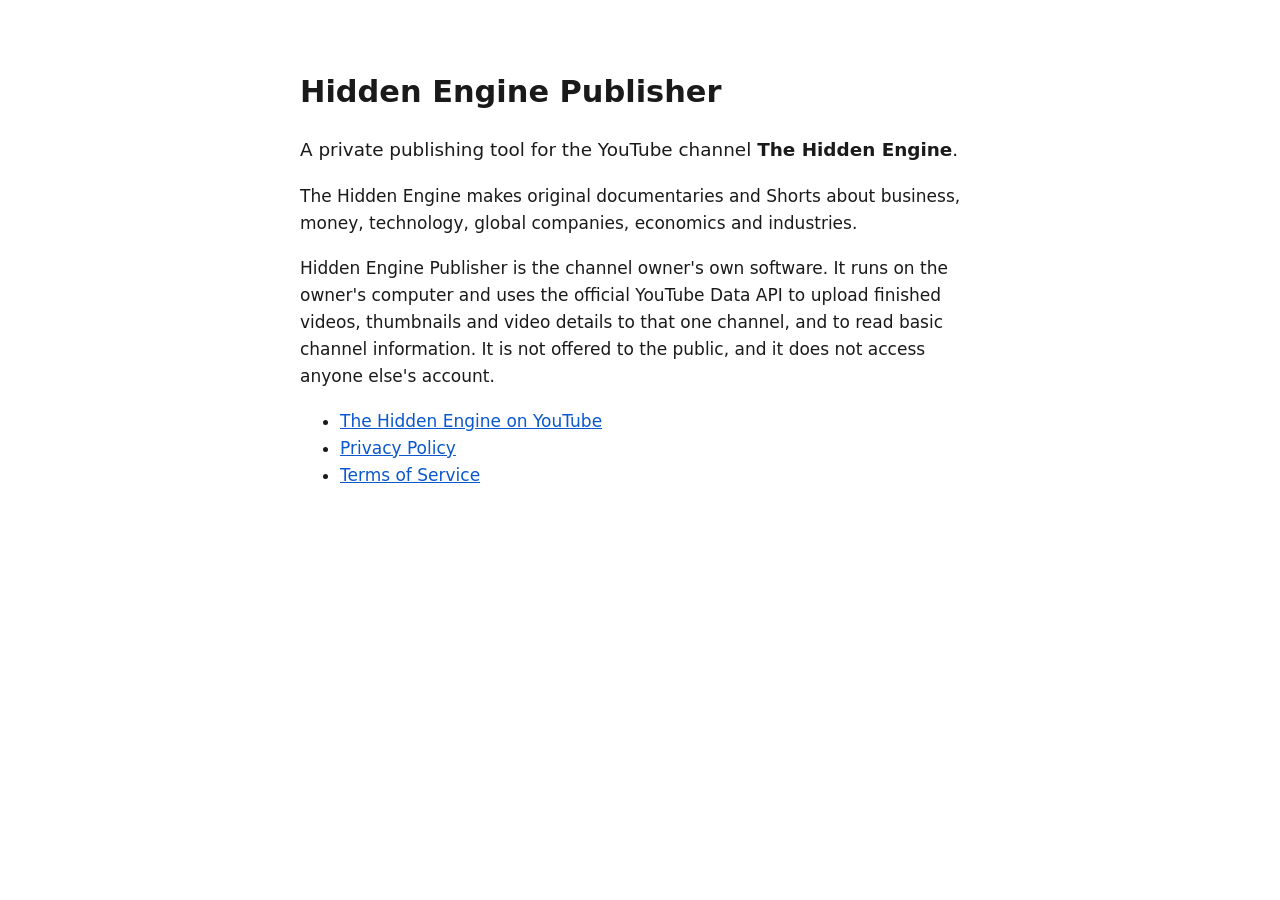
<file: index.html>
<!doctype html>
<html lang="en">
<head>
<meta charset="utf-8">
<meta name="viewport" content="width=device-width, initial-scale=1">
<title>Hidden Engine Publisher</title>
<link rel="stylesheet" href="style.css">
</head>
<body>
<main>
  <h1>Hidden Engine Publisher</h1>
  <p class="lead">A private publishing tool for the YouTube channel <strong>The Hidden Engine</strong>.</p>

  <p>The Hidden Engine makes original documentaries and Shorts about business, money, technology,
  global companies, economics and industries.</p>

  <p>Hidden Engine Publisher is the channel owner's own software. It runs on the owner's computer and uses the
  official YouTube Data API to upload finished videos, thumbnails and video details to that one channel,
  and to read basic channel information. It is not offered to the public, and it does not access
  anyone else's account.</p>

  <ul>
    <li><a href="https://www.youtube.com/@thehiddenengine-1">The Hidden Engine on YouTube</a></li>
    <li><a href="privacy.html">Privacy Policy</a></li>
    <li><a href="terms.html">Terms of Service</a></li>
  </ul>
</main>
</body>
</html>
</file>
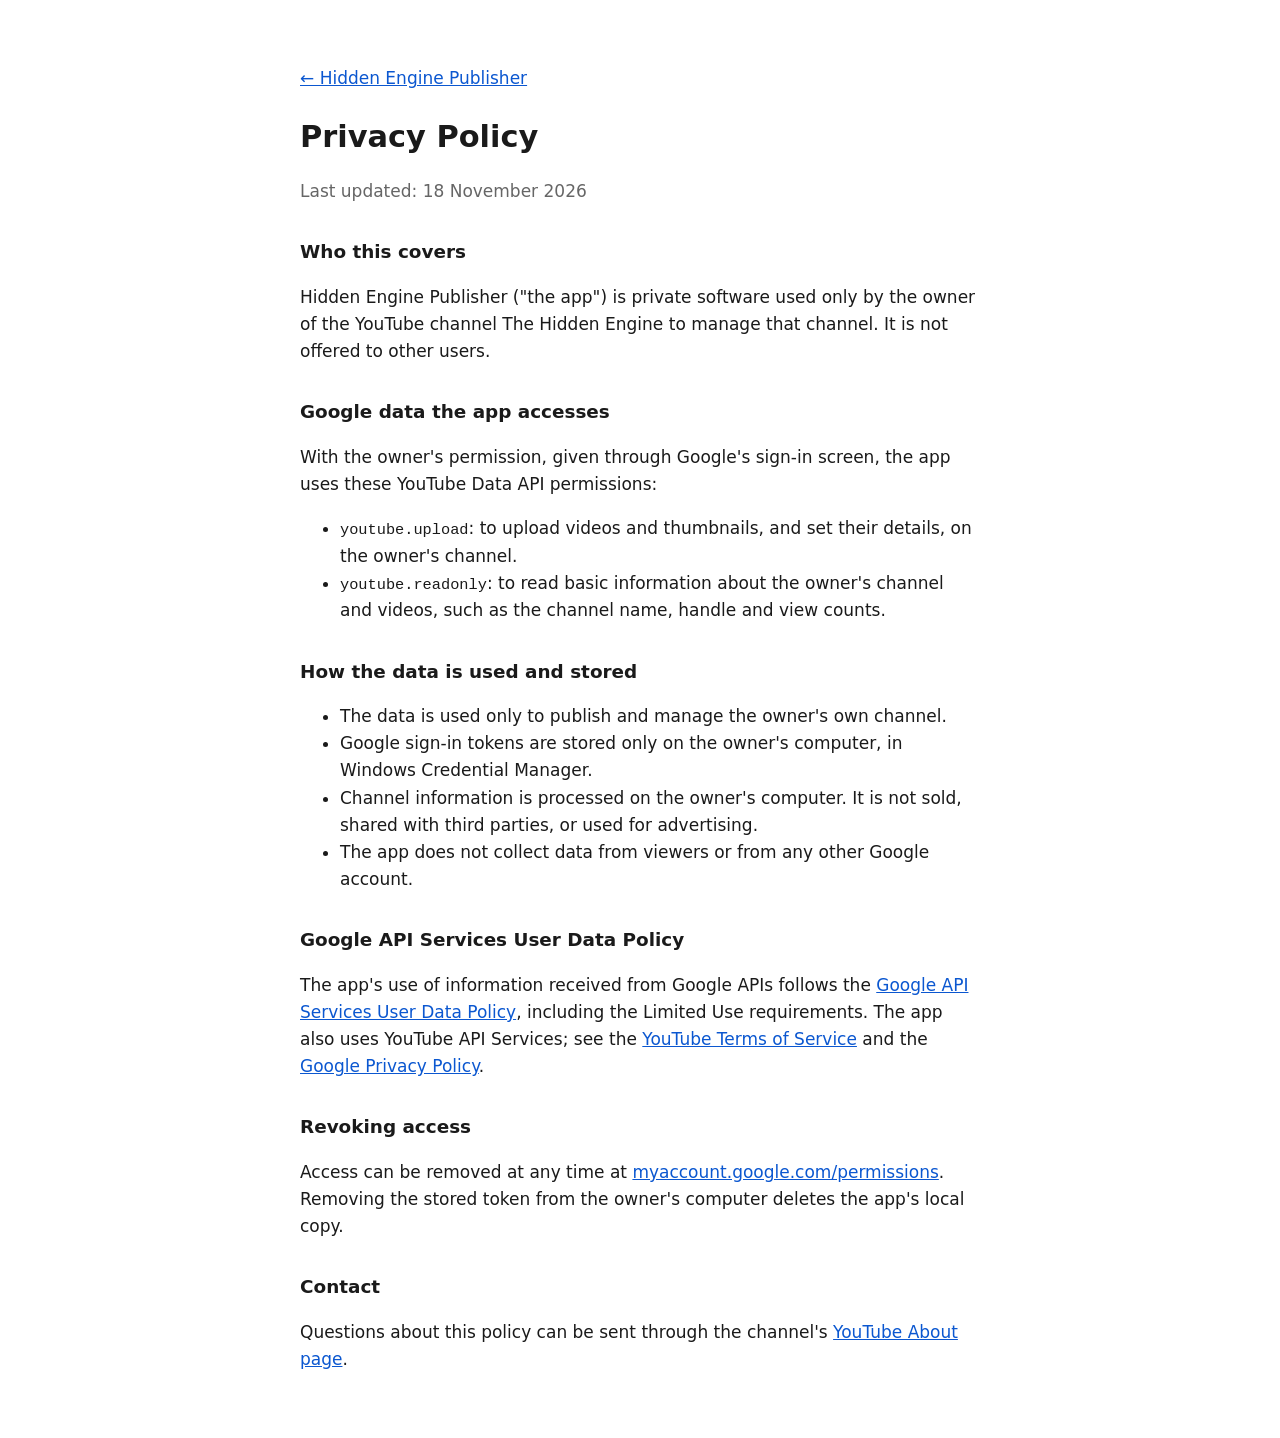
<file: privacy.html>
<!doctype html>
<html lang="en">
<head>
<meta charset="utf-8">
<meta name="viewport" content="width=device-width, initial-scale=1">
<title>Privacy Policy · Hidden Engine Publisher</title>
<link rel="stylesheet" href="style.css">
</head>
<body>
<main>
  <p><a href="index.html">← Hidden Engine Publisher</a></p>
  <h1>Privacy Policy</h1>
  <p class="muted">Last updated: 18 November 2026</p>

  <h2>Who this covers</h2>
  <p>Hidden Engine Publisher ("the app") is private software used only by the owner of the YouTube channel
  The Hidden Engine to manage that channel. It is not offered to other users.</p>

  <h2>Google data the app accesses</h2>
  <p>With the owner's permission, given through Google's sign-in screen, the app uses these YouTube Data API permissions:</p>
  <ul>
    <li><code>youtube.upload</code>: to upload videos and thumbnails, and set their details, on the owner's channel.</li>
    <li><code>youtube.readonly</code>: to read basic information about the owner's channel and videos, such as
      the channel name, handle and view counts.</li>
  </ul>

  <h2>How the data is used and stored</h2>
  <ul>
    <li>The data is used only to publish and manage the owner's own channel.</li>
    <li>Google sign-in tokens are stored only on the owner's computer, in Windows Credential Manager.</li>
    <li>Channel information is processed on the owner's computer. It is not sold, shared with third
      parties, or used for advertising.</li>
    <li>The app does not collect data from viewers or from any other Google account.</li>
  </ul>

  <h2>Google API Services User Data Policy</h2>
  <p>The app's use of information received from Google APIs follows the
  <a href="https://developers.google.com/terms/api-services-user-data-policy">Google API Services User Data Policy</a>,
  including the Limited Use requirements. The app also uses YouTube API Services; see the
  <a href="https://www.youtube.com/t/terms">YouTube Terms of Service</a> and the
  <a href="https://policies.google.com/privacy">Google Privacy Policy</a>.</p>

  <h2>Revoking access</h2>
  <p>Access can be removed at any time at
  <a href="https://myaccount.google.com/permissions">myaccount.google.com/permissions</a>.
  Removing the stored token from the owner's computer deletes the app's local copy.</p>

  <h2>Contact</h2>
  <p>Questions about this policy can be sent through the channel's
  <a href="https://www.youtube.com/@thehiddenengine-1/about">YouTube About page</a>.</p>
</main>
</body>
</html>
</file>
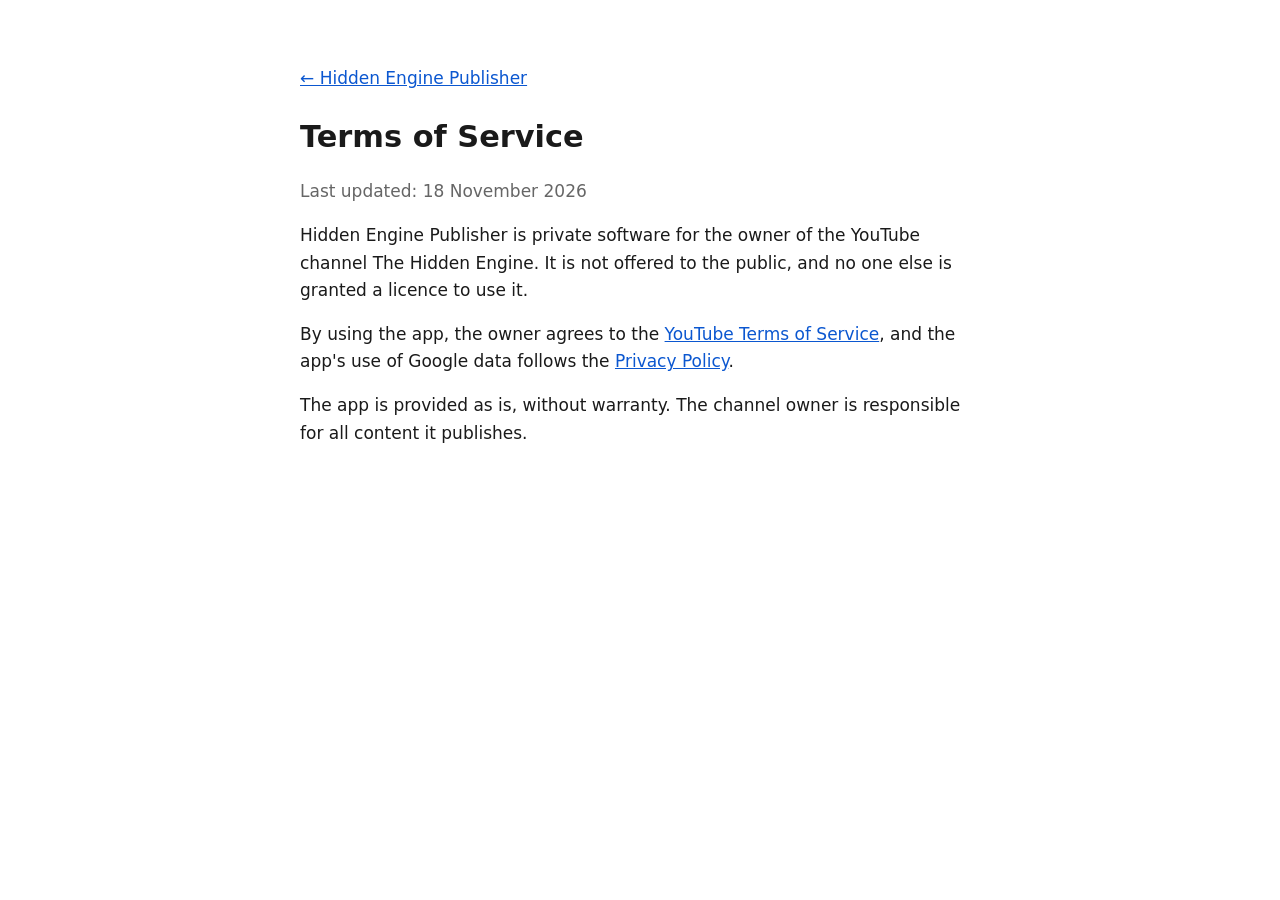
<file: terms.html>
<!doctype html>
<html lang="en">
<head>
<meta charset="utf-8">
<meta name="viewport" content="width=device-width, initial-scale=1">
<title>Terms of Service · Hidden Engine Publisher</title>
<link rel="stylesheet" href="style.css">
</head>
<body>
<main>
  <p><a href="index.html">← Hidden Engine Publisher</a></p>
  <h1>Terms of Service</h1>
  <p class="muted">Last updated: 18 November 2026</p>

  <p>Hidden Engine Publisher is private software for the owner of the YouTube channel The Hidden Engine.
  It is not offered to the public, and no one else is granted a licence to use it.</p>

  <p>By using the app, the owner agrees to the
  <a href="https://www.youtube.com/t/terms">YouTube Terms of Service</a>, and the app's use of Google data
  follows the <a href="privacy.html">Privacy Policy</a>.</p>

  <p>The app is provided as is, without warranty. The channel owner is responsible for all content it publishes.</p>
</main>
</body>
</html>
</file>
<file: style.css>
:root { --bg: #ffffff; --fg: #1a1a1a; --muted: #666; --link: #0b57d0; }
@media (prefers-color-scheme: dark) { :root { --bg: #111; --fg: #eaeaea; --muted: #999; --link: #8ab4f8; } }
body { margin: 0; background: var(--bg); color: var(--fg); font: 17px/1.6 system-ui, -apple-system, "Segoe UI", sans-serif; }
main { max-width: 680px; margin: 0 auto; padding: 48px 16px; }
h1 { font-size: 1.9rem; margin-bottom: .25rem; }
h2 { font-size: 1.15rem; margin-top: 2rem; }
a { color: var(--link); }
.lead { font-size: 1.15rem; }
.muted { color: var(--muted); }
code { font-size: .9em; }
</file>
